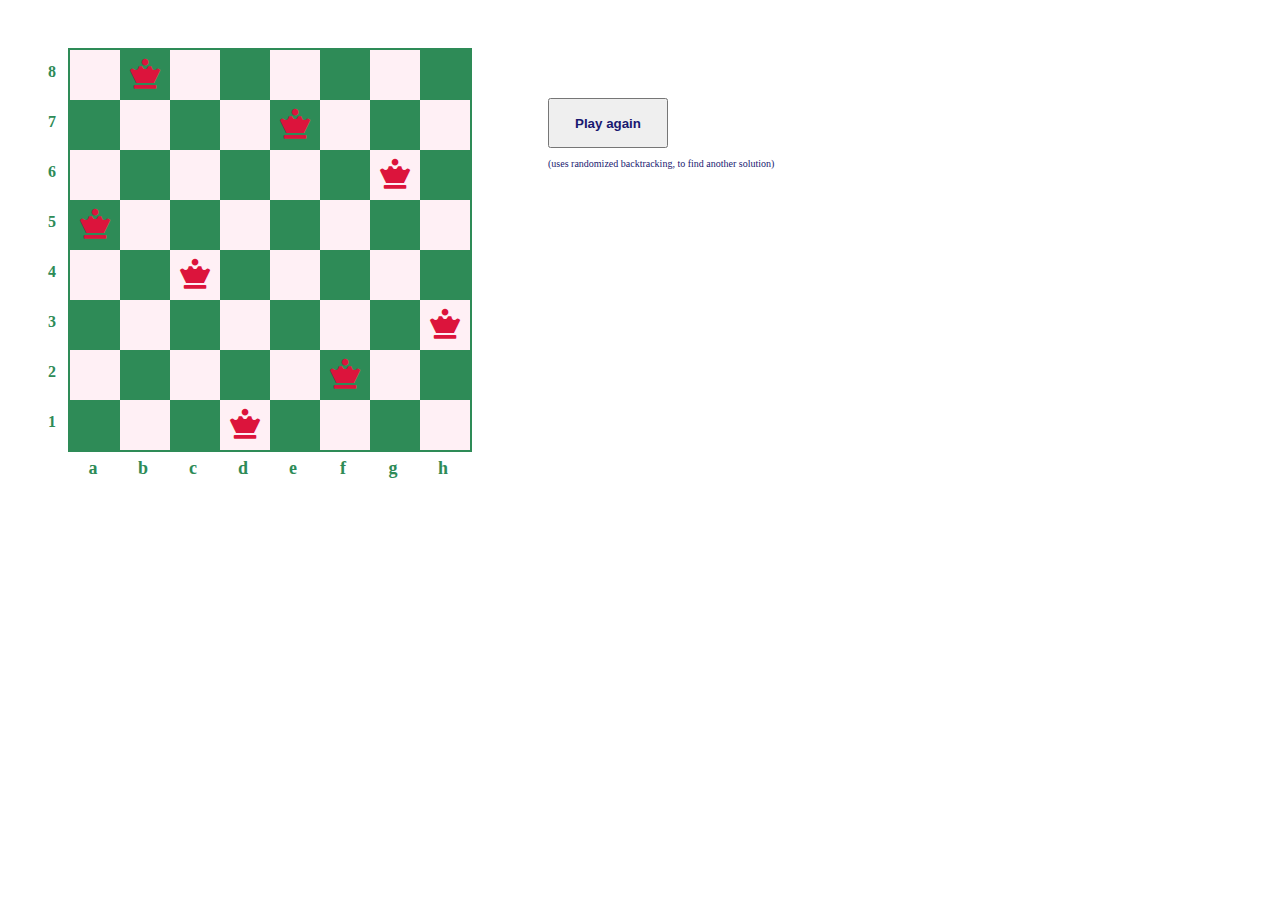
<file: mohammad_mahdi_piran_abarbekoh/index.html>
<!DOCTYPE html>
<html lang="en" >
<head>
  <meta charset="UTF-8">
  <title>mohammad mahdi piran Eight Queens</title>
  <link rel="stylesheet" href="./style.css">

</head>
<body>
<!-- partial:index.partial.html -->
<link rel="stylesheet" href="https://use.fontawesome.com/releases/v5.0.7/css/all.css">

<div class="chess-board">
  
<div class="digits">
  <div class="digit">8</div>
  <div class="digit">7</div>
  <div class="digit">6</div>
  <div class="digit">5</div>
  <div class="digit">4</div>
  <div class="digit">3</div>
  <div class="digit">2</div>
  <div class="digit">1</div>
</div>
  
<div class="main-board" id="main-board">
</div>
  
<div>
</div>
  
<div class="letters">
  <div class="letter">a</div>
  <div class="letter">b</div>
  <div class="letter">c</div>
  <div class="letter">d</div>
  <div class="letter">e</div>
  <div class="letter">f</div>
  <div class="letter">g</div>
  <div class="letter">h</div>
</div>
  
</div>


<div class="play-again">
  <button onclick="playAgain()">Play again</button>
  <br>
  (uses randomized backtracking, to find another solution)
</div>


<!-- partial -->
  <script  src="./script.js"></script>

</body>
</html>
</file>
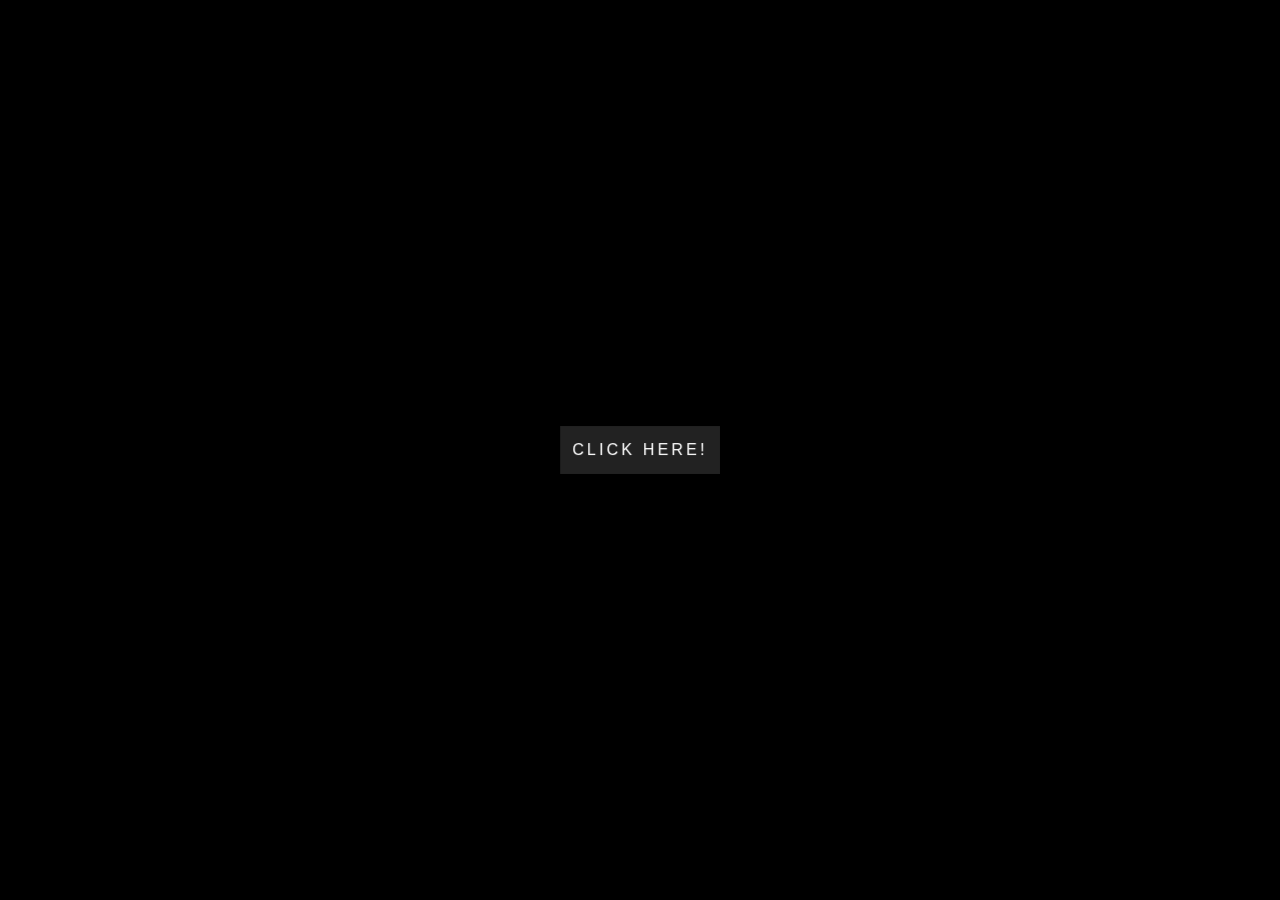
<file: taklif_neshan_dadan_payam/mohammad mahdi piran abarbekoh.html>
<!DOCTYPE html>
<html>
    <head>
        <title>Mohammad mahdi piran</title>
        <link rel="stylesheet" href="mycss.css" type="text/css"> 
    </head>
    <body style="background-color: black;">
     
           
            
               <!-- <button onclick="ShowDay()"> Click Here To Get Todo's! </button> -->
               

              
               <div class="flip">
                <a href="" onclick="ShowDay()" >
                    <div class="front">Click Here!</div>
                    <div class="back">Do This!</div>
              </a>
            
            
        </div>
    
        
        
    </body>
</html>
<script> 
        function ShowDay(){
            let Day = new Date().getDay();
            if(Day == 0)alert("yekshanbe : emrooz bayad varzesh koni!");
            else if(Day==1) alert("2 shanbe : takalif zaban anjam shavad.");
            else if(Day==2)alert("3 shanbe : Sar zadan be madar bozorg.");
            else if(Day==1) alert("4 shanbe : anjam kharid haye khane");
            else if(Day==1) alert("5 shanbe : mehmooni raftan.");
            else if(Day==1) alert("jome : esterahate motlagh.");
            else if(Day==1) alert("shanbe : anjam takalife baghi mande az hafte ghabl.");      
        }
</script>
</file>
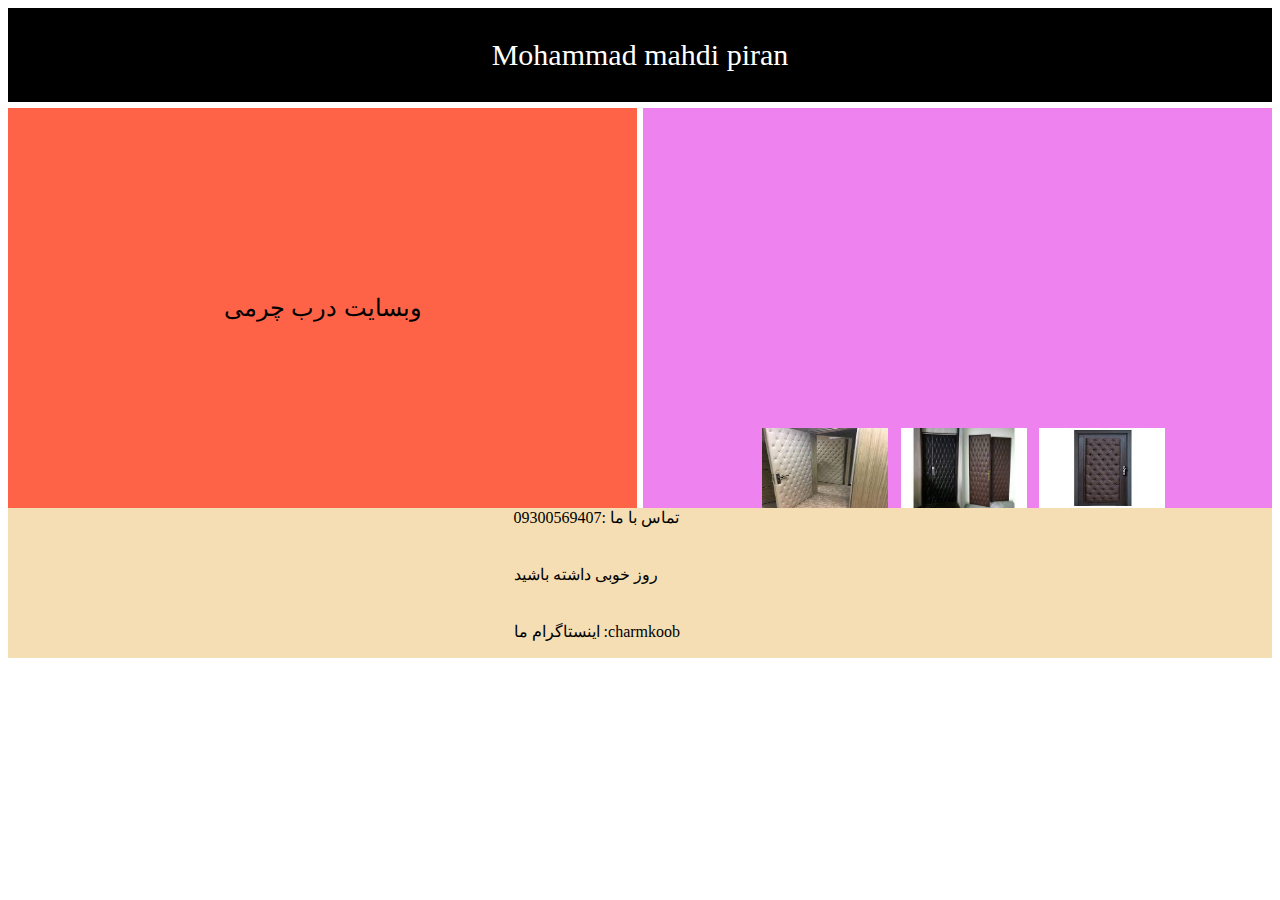
<file: transition and flex/MohammadMahdiPiranAbarbekoh1.html>
<!DOCTYPE html>
<html>
    <head>
        <link rel="stylesheet" href="css/Flex-Css.css" type="text/css">
        <meta name="viewport" content="width=device-width, initial-scale=1">
        <title>My Flex</title>

    </head>
    <body>
        <div class="header">
                <div>Mohammad mahdi piran</div>
        </div>
       
            <div class="leftScreen">
                <div>
                    وبسایت درب چرمی
                </div>
            </div>
                <div class="rightScreen">
                    <img class="photoes" style="float: left;" src="pictures/images (1).jpg" alt="First Pic">
                    <img class="photoes" style="float: right;" src="pictures/new.jpg" alt="Second Pic">
                    
                        <img class="photoes"  src="pictures/download.jpg" alt="Third Pic">
                </div>
    
        
       <div class="footer">
        
            <div >تماس با ما :09300569407</div>
            <div>روز خوبی داشته باشید</div>
            <div >اینستاگرام ما :charmkoob</div>
       </div>
    </body>
</html>
</file>
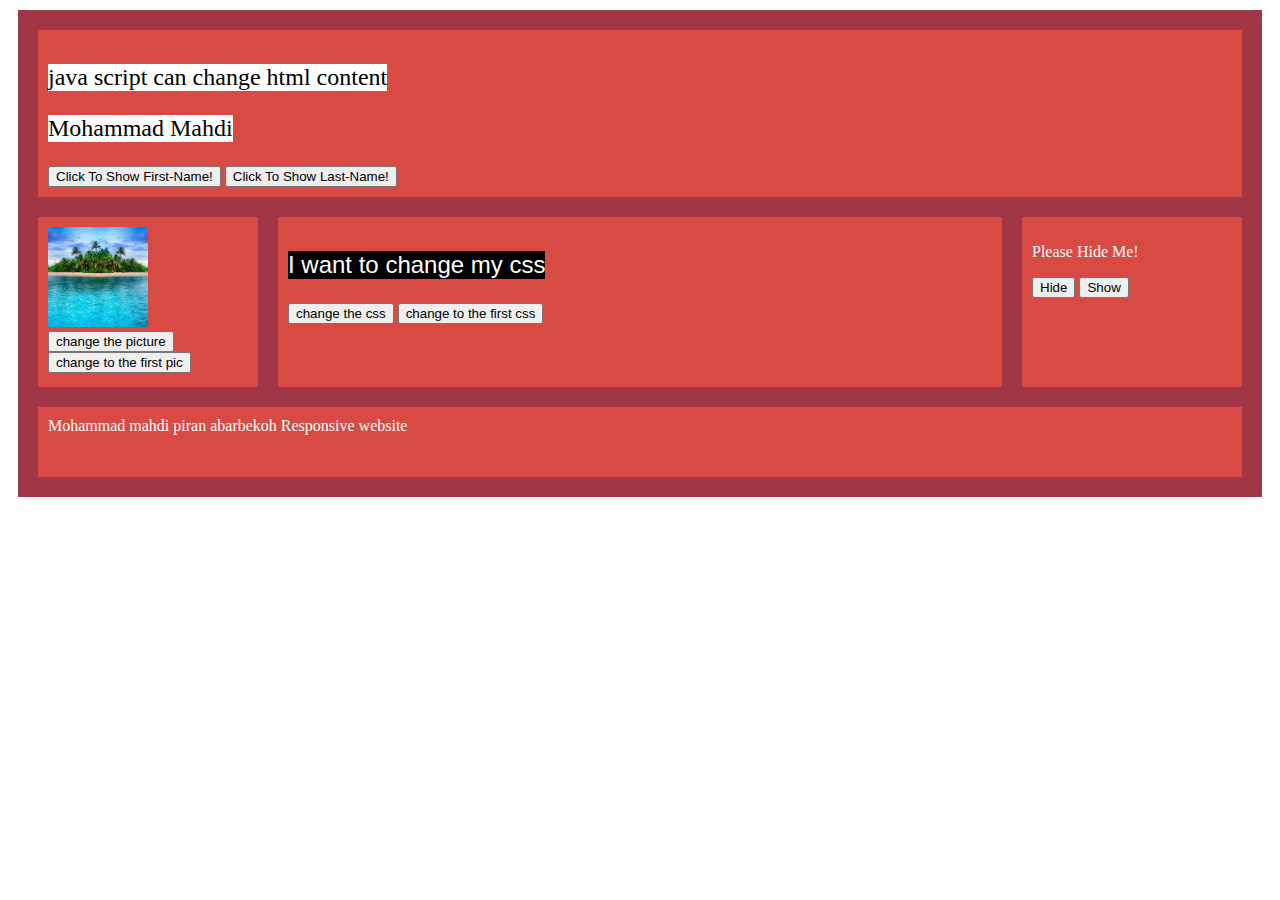
<file: تکلیف 7 جاوا اسکریپت/Untitled-1.html>
<!DOCTYPE html>
<html>
    <head>
            <meta name="viewport" content="width=device-width,initila-scale=1.0">
            <link rel="stylesheet" href="css/myCss.css" type="text/css" >
    </head>
    <body>
        <div class="container">
            <div class="item item1 header">
                <p style="color: black; font-size: x-large; background-color: white; width: fit-content;">
                    java script can change html content
                </p>
                <p style="color: black; font-size: x-large; background-color: white; width: fit-content;"
                 id="name1">Mohammad Mahdi</p>
                <button onclick="myFunction2()">Click To Show First-Name!</button>
                <button onclick="myFunction1()">Click To Show Last-Name!</button>
               
            </div>
            <div class="item item2 aside aside1">
                <img style="width: 50%;" id="name2" src="pictures/pic1.jpg"></img>
            <button onclick="changevalue1()">change the picture</button>
            <button onclick="changevalue2()">change to the first pic</button>
            </div>
            <div class="item item3 main">

                <p id="cssChange1" style="width: fit-content; background-color: black; color: white; font-size: x-large; font-family: Arial, Helvetica, sans-serif;" > 
                    I want to change my css
                </p>
                <button onclick="cssChange1()">change the css</button>
                <button onclick="cssChange2()">change to the first css</button>
            </div>
            <div class="item item4 aside aside2">
                <p id="hide">Please Hide Me!</p>
                <button onclick="hide()">Hide</button>
                <button onclick="Show()">Show</button>
            </div>
            <div class="item item5 footer">Mohammad mahdi piran abarbekoh Responsive website</div>
        </div>
    </body>
</html>
<script>
    function myFunction2() {
            document.getElementById("name1").innerHTML = "Mohammad Mahdi";
    }
    function myFunction1() {
            document.getElementById("name1").innerHTML = "Piran Abarbekoh";
    }
    function changevalue1() {
        document.getElementById("name2").src ="pictures/pic2.jpg";
    }
    function changevalue2() {
        document.getElementById("name2").src ="pictures/pic1.jpg";
    }
    function cssChange1() {
        document.getElementById("cssChange1").style.color = "black";
        document.getElementById("cssChange1").style.backgroundColor = "white";
    }
    function cssChange2() {
        document.getElementById("cssChange1").style.color = "white";
        document.getElementById("cssChange1").style.backgroundColor = "black";
    }
    function hide() {
        document.getElementById("hide").style.visibility = "hidden";
    }
    function Show() {
        document.getElementById("hide").style.visibility = "visible";
    }
    
    </script>
</file>
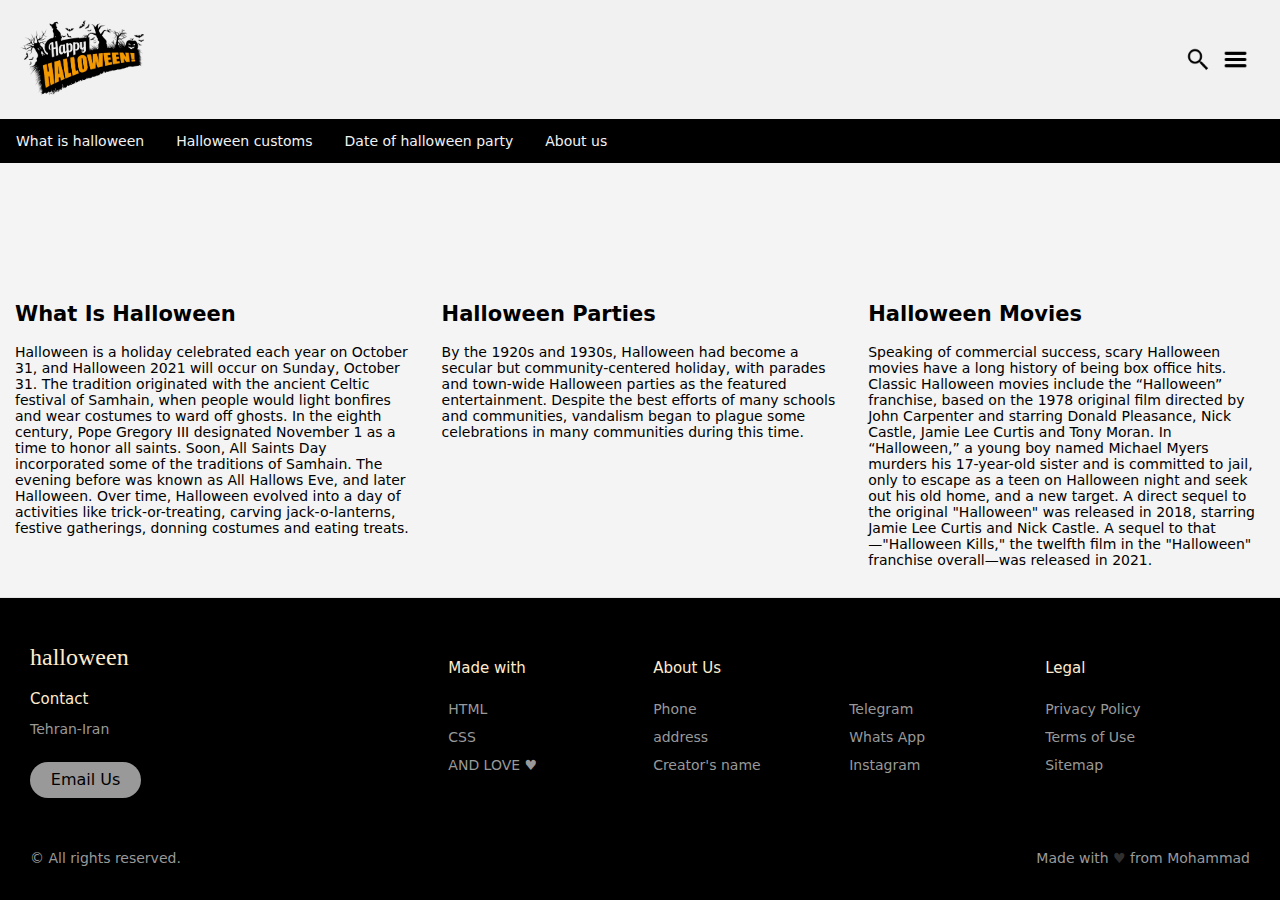
<file: تکلیف CSS Website Layout/TamrinCss.html>
<!DOCTYPE html>
<html>
    <head>
        <link rel="stylesheet" href="Mystyle.css">
        <title>
            beautiful Css
        </title>
        <meta name="viewport" content="width=device-width, initial-scale=1">
    </head>
    <body   >
        <!--
            هدر سایت
        -->
        
        <div class="header">
            <div>
                <img id="logo" src="logo.png" alt="halloween image">
                <img id="menu" src="menu.png" alt="menu image">
                <img id="search" src="search.png" alt="search image">
            </div>
            
        </div>
        <!-- 
            navigation menu
        -->
        <div class="topnav">
            <a class="topLinks" href="">What is halloween</a>
                <a class="topLinks" href="">Halloween customs</a>
                <a class="topLinks" href="">Date of halloween party</a>
                <a class="topLinks" href="">About us</a>
          </div>
          <!--
              content ,main content , content
          -->
          <div class="row">
            <div class="column">
              <h2>What Is Halloween</h2>
              <p>Halloween is a holiday celebrated each year on October 31, and Halloween 2021 will occur on Sunday, October 31. The tradition originated with the ancient Celtic festival of Samhain, when people would light bonfires and wear costumes to ward off ghosts. In the eighth century, Pope Gregory III designated November 1 as a time to honor all saints. Soon, All Saints Day incorporated some of the traditions of Samhain. The evening before was known as All Hallows Eve, and later Halloween. Over time, Halloween evolved into a day of activities like trick-or-treating, carving jack-o-lanterns, festive gatherings, donning costumes and eating treats.</p>
            </div>
            
            <div class="column">
              <h2>Halloween Parties</h2>
              <p>By the 1920s and 1930s, Halloween had become a secular but community-centered holiday, with parades and town-wide Halloween parties as the featured entertainment. Despite the best efforts of many schools and communities, vandalism began to plague some celebrations in many communities during this time.</p>
            </div>
            
            <div class="column">
              <h2>Halloween Movies</h2>
              <p>Speaking of commercial success, scary Halloween movies have a long history of being box office hits. Classic Halloween movies include the “Halloween” franchise, based on the 1978 original film directed by John Carpenter and starring Donald Pleasance, Nick Castle, Jamie Lee Curtis and Tony Moran. In “Halloween,” a young boy named Michael Myers murders his 17-year-old sister and is committed to jail, only to escape as a teen on Halloween night and seek out his old home, and a new target. A direct sequel to the original "Halloween" was released in 2018, starring Jamie Lee Curtis and Nick Castle. A sequel to that—"Halloween Kills," the twelfth film in the "Halloween" franchise overall—was released in 2021.</p>
            </div>
          </div>
          <footer class="footer">
            <div class="footer__addr">
              <h1 class="footer__logo">Halloween</h1>
                  
              <h2>Contact</h2>
              
              <address>
                Tehran-Iran<br><br>
                    
                <a class="footer__btn" href="mailto:example@gmail.com">Email Us</a>
              </address>
            </div>
            
            <ul class="footer__nav">
              <li class="nav__item">
                <h2 class="nav__title">Made with</h2>
          
                <ul class="nav__ul">
                  <li>
                    <a href="#">HTML</a>
                  </li>
          
                  <li>
                    <a href="#">CSS</a>
                  </li>
                      
                  <li>
                    <a href="#"> AND LOVE ♥</a>
                  </li>
                </ul>
              </li>
              
              <li class="nav__item nav__item--extra">
                <h2 class="nav__title">About Us</h2>
                
                <ul class="nav__ul nav__ul--extra">
                  <li>
                    <a href="#"> Phone </a>
                  </li>
                  
                  <li>
                    <a href="#">address</a>
                  </li>
                  
                  <li>
                    <a href="#"> Creator's name </a>
                  </li>
                  
                  <li>
                    <a href="#">Telegram</a>
                  </li>
                  
                  <li>
                    <a href="#"> Whats App</a>
                  </li>
                  
                  <li>
                    <a href="#">Instagram</a>
                  </li>
                </ul>
              </li>
              
              <li class="nav__item">
                <h2 class="nav__title">Legal</h2>
                
                <ul class="nav__ul">
                  <li>
                    <a href="#">Privacy Policy</a>
                  </li>
                  
                  <li>
                    <a href="#">Terms of Use</a>
                  </li>
                  
                  <li>
                    <a href="#">Sitemap</a>
                  </li>
                </ul>
              </li>
            </ul>
            
            <div class="legal">
              <p>&copy; All rights reserved.</p>
              
              <div class="legal__links">
                <span>Made with <span class="heart">♥</span> from Mohammad</span>
              </div>
            </div>
          </footer>
    </body>
</html>
</file>
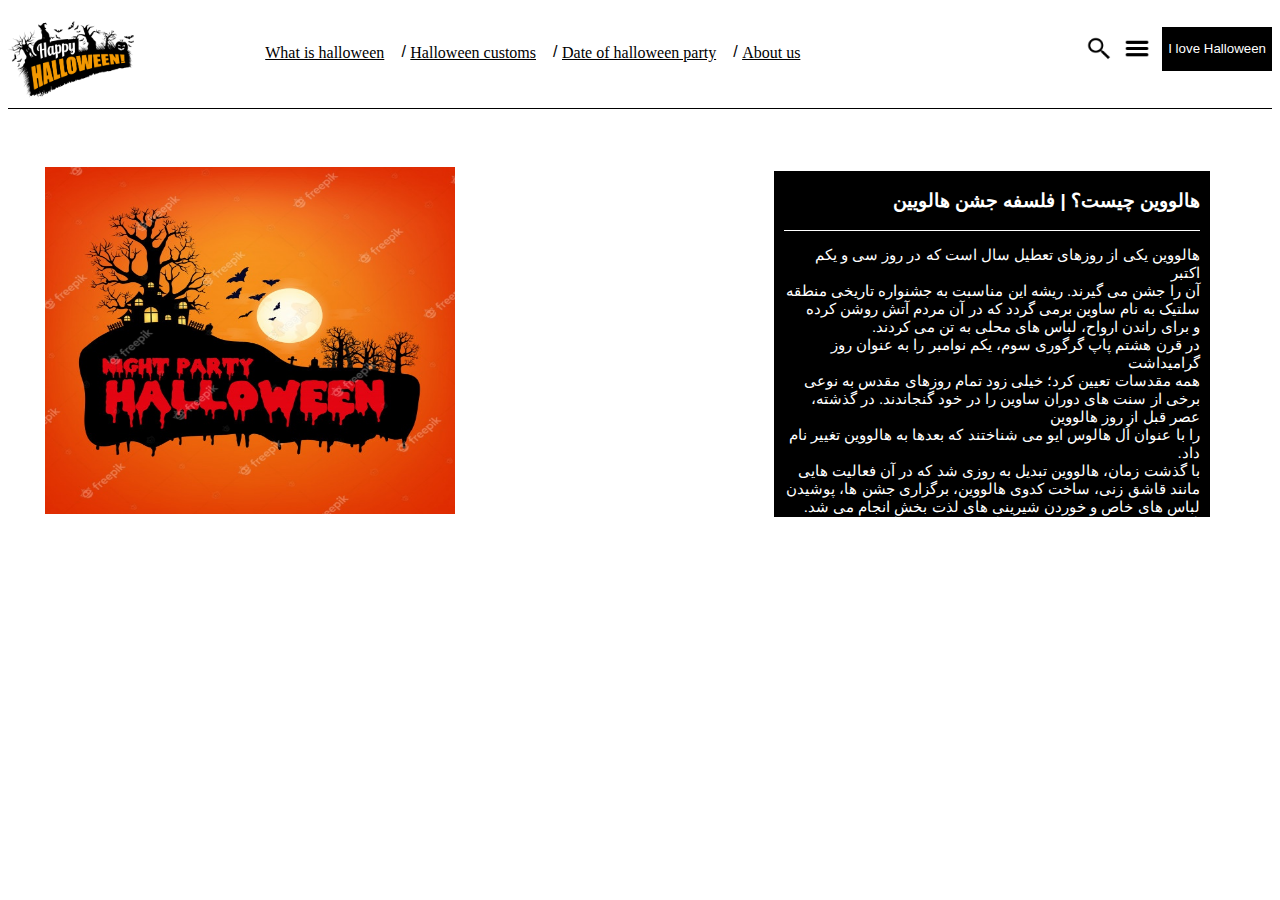
<file: mohammad_Mahdi_PiranAbarbekoh/TamrinCss/TamrinCss.html>
<!DOCTYPE html>
<html>
    <head>
        <link rel="stylesheet" href="Mystyle.css">
        <title>
            beautiful Css
        </title>
        <meta name="viewport" content="width=device-width,initial-scale=1.0">
    </head>
    <body>
        <!--
            هدر سایت
        -->
        
        <header>
            <div>
                <img id="logo" src="logo.png" alt="halloween image">
                <a id="topLinks" href="">What is halloween</a>   /
                <a id="topLinks" href="">Halloween customs</a>   /
                <a id="topLinks" href="">Date of halloween party</a>   /
                <a id="topLinks" href="">About us</a>
                <button id="headerbutton" >
                    <p id="headerbittontext">I love Halloween</p>
                </button>
                <img id="menu" src="menu.png" alt="menu image">
                <img id="search" src="search.png" alt="search image">
            </div>
            <div id="line"></div>
        </header>
        <div id="maindiv">
            <div id="sitebodyimage">
                <img id="daypic" src="day.jpg" alt="day image">
            </div>

            <div id="sitebodytext">
                <h3 id="sitebodytextp">
                    هالووین چیست؟ | فلسفه جشن هالویین
                </h3>
                <div id="line2"></div>
                <p id="matnhallowen">
                    هالووین یكی از روزهای تعطیل سال است كه در روز سی و یكم اكتبر  <br>آن را جشن می گیرند.
                     ریشه این مناسبت به جشنواره تاریخی منطقه<br> سلتیک به نام ساوین برمی گردد
                     كه در آن مردم آتش روشن کرده <br>و برای راندن ارواح، لباس های محلی به تن می كردند.<br>
                     در قرن هشتم پاپ گرگوری سوم، یكم نوامبر را به عنوان روز گرامیداشت <br>همه مقدسات تعیین کرد؛
                     خیلی زود تمام روزهای مقدس به نوعی برخی از سنت های دوران ساوین را در خود گنجاندند. در گذشته،
                     عصر قبل از روز هالووین<br> را با عنوان اُل هالوس ایو می شناختند كه بعدها به هالووین تغییر نام داد.<br> با گذشت زمان،
                     هالووین تبدیل به روزی شد كه در آن فعالیت هایی مانند قاشق زنی،
                     ساخت كدوی هالووین،‌ برگزاری جشن ها، پوشیدن لباس های خاص 
                    و خوردن شیرینی های لذت بخش انجام می شد.
                     اگر قصد دارید این جشن هیجان انگیز را در کشور
                     بگذرانید می توانید با رزرو هتل های تهران <br> بگذرانید خود را
                     به پایتخت رسانده و از این جشن نهایت استفاده را ببرید.
                </p>
            </div>
        </div>
           <footer id="footer">
               <p>
                   
               </p>
           </footer>
    </body>
</html>
</file>
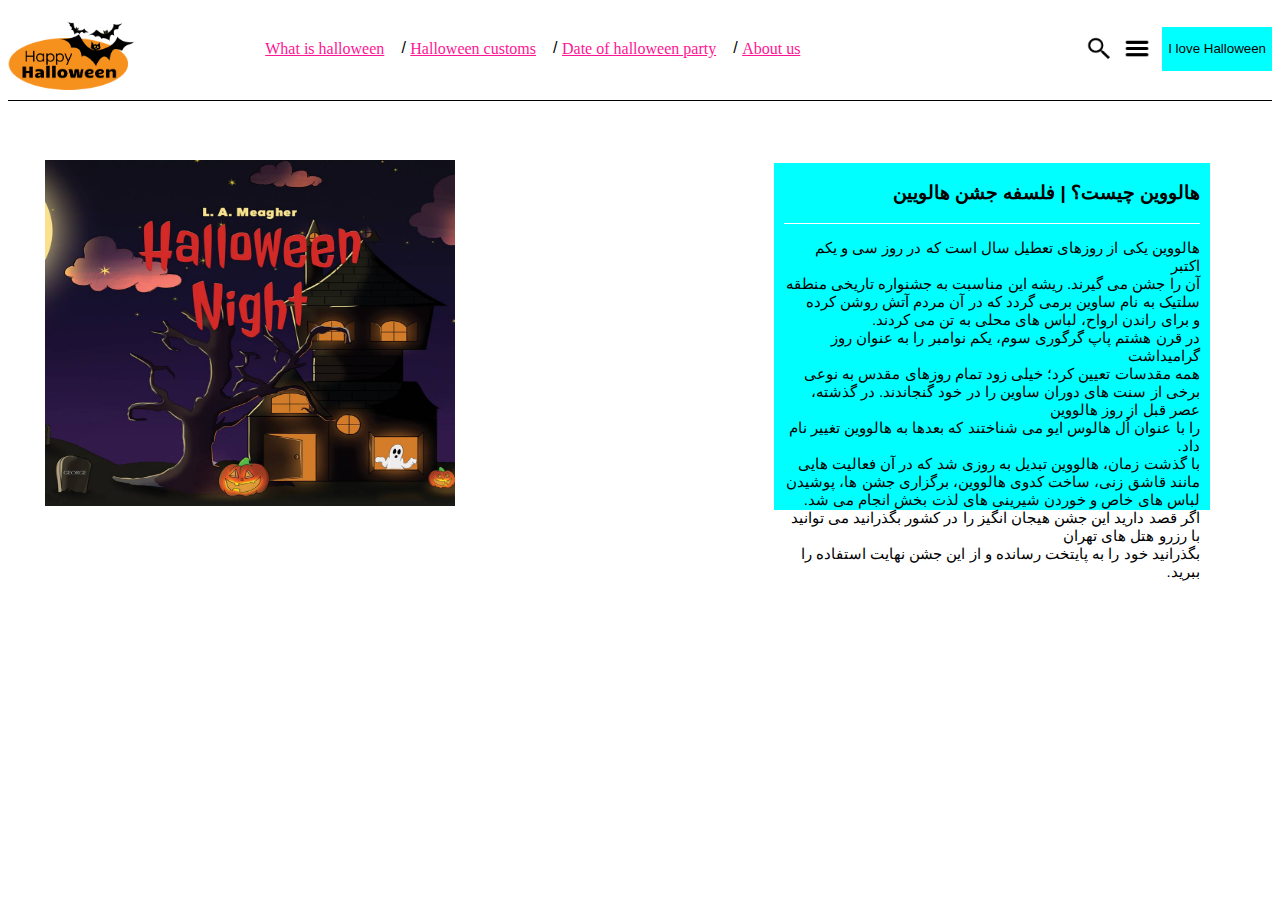
<file: mohammad_Mahdi_PiranAbarbekoh/TamrinCss/TamrinCss2.html>
<!DOCTYPE html>
<html>
    <head>
        <link rel="stylesheet" href="Mystyle2.css">
        <title>
            beautiful Css
        </title>
        <meta name="viewport" content="width=device-width,initial-scale=1.0">
    </head>
    <body>
        <!--
            هدر سایت
        -->
        
        <header>
            <div>
                <img id="logo" src="logo2.png" alt="halloween image">
                <a id="topLinks" href="">What is halloween</a>   /
                <a id="topLinks" href="">Halloween customs</a>   /
                <a id="topLinks" href="">Date of halloween party</a>   /
                <a id="topLinks" href="">About us</a>
                <button id="headerbutton" >
                    <p id="headerbittontext">I love Halloween</p>
                </button>
                <img id="menu" src="menu.png" alt="menu image">
                <img id="search" src="search.png" alt="search image">
            </div>
            <div id="line"></div>
        </header>
        <div id="maindiv">
            <div id="sitebodyimage">
                <img id="nightpic" src="night.jpg" alt="night image">
            </div>

            <div id="sitebodytext">
                <h3 id="sitebodytextp">
                    هالووین چیست؟ | فلسفه جشن هالویین
                </h3>
                <div id="line2"></div>
                <p id="matnhallowen">
                    هالووین یكی از روزهای تعطیل سال است كه در روز سی و یكم اكتبر  <br>آن را جشن می گیرند.
                     ریشه این مناسبت به جشنواره تاریخی منطقه<br> سلتیک به نام ساوین برمی گردد
                     كه در آن مردم آتش روشن کرده <br>و برای راندن ارواح، لباس های محلی به تن می كردند.<br>
                     در قرن هشتم پاپ گرگوری سوم، یكم نوامبر را به عنوان روز گرامیداشت <br>همه مقدسات تعیین کرد؛
                     خیلی زود تمام روزهای مقدس به نوعی برخی از سنت های دوران ساوین را در خود گنجاندند. در گذشته،
                     عصر قبل از روز هالووین<br> را با عنوان اُل هالوس ایو می شناختند كه بعدها به هالووین تغییر نام داد.<br> با گذشت زمان،
                     هالووین تبدیل به روزی شد كه در آن فعالیت هایی مانند قاشق زنی،
                     ساخت كدوی هالووین،‌ برگزاری جشن ها، پوشیدن لباس های خاص 
                    و خوردن شیرینی های لذت بخش انجام می شد.
                     اگر قصد دارید این جشن هیجان انگیز را در کشور
                     بگذرانید می توانید با رزرو هتل های تهران <br> بگذرانید خود را
                     به پایتخت رسانده و از این جشن نهایت استفاده را ببرید.
                </p>
            </div>
        </div>
           <footer id="footer">
               <p>
                   
               </p>
           </footer>
    </body>
</html>
</file>
<file: mohammad_mahdi_piran_abarbekoh/style.css>
.chess-board {
  display: grid;
  grid-template-columns: 20px auto;
  grid-template-rows: auto auto;
  margin-top: 40px;
  margin-left: 40px;
  width: 450px;
  float: left;
  margin-bottom: 50px;
}

.digits {
  display: grid;
  grid-template-columns: 30px;
  grid-template-rows: 50px 50px 50px 50px 50px 50px 50px 50px;
}

.digit {
  color: seagreen;
  font-weight: bold;
  padding-top: 15px;
  font-size: 16px;
}

.letters {
  display: grid;
  grid-template-columns: 50px 50px 50px 50px 50px 50px 50px 50px;
  grid-template-rows: 30px;
}

.letter {
  color: seagreen;
  font-weight: bold;
  text-align: center;
  padding-top: 6px;
  font-size: 18px;
  font-family: Consolas;
}

.main-board {
  display: grid;
  grid-template-columns: 50px 50px 50px 50px 50px 50px 50px 50px;
  grid-template-rows: 50px 50px 50px 50px 50px 50px 50px 50px;
  width: 400px;
  border: solid 2px seagreen;
}

.square {
  font-size: 30px;
  text-align: center;
  padding-top: 8px;
  color: crimson;
}

.white-square {
  background: lavenderblush;
}

.dark-square {
  background: seagreen;
}

.play-again {
  float: left;
  font-family: Verdana;
  font-size: 10px;
  margin-top: 90px;
  margin-left: 50px;
  color: midnightblue;
}

.play-again > button {
  width: 120px;
  height: 50px;
  margin-bottom: 10px;
  cursor: pointer;
  font-weight: bold;
  color: midnightblue;
}



.story {
  clear: left;
  margin-left: 50px;
  font-family: Verdana;
  font-size: 12px;
  color: #555555;
  line-height: 150%;
  letter-spacing: .25px;
  max-width: 600px;
  padding: 20px;
  box-shadow: 0px 0px 40px grey;
}

.story > h3 {
  color: midnightblue;
  margin-top: 10px;
  margin-bottom: 5px;
}

code {
  font-family: Consolas,"courier new";
  color: crimson;
  background-color: #f1f1f1;
  font-size: small;
}
</file>
<file: taklif_neshan_dadan_payam/mycss.css>
body {
    font-family: Montserrat, sans-serif;
    font-weight: 400;
    background: #222;
  }
  * {
    -webkit-box-sizing: border-box;
    -moz-box-sizing: border-box;
    box-sizing: border-box;
  }
  .flip {
    position: absolute;
    width: 160px;
    height: 48px;
    -webkit-perspective: 500px;
    -moz-perspective: 500px;
    -ms-perspective: 500px;
    perspective: 500px;
    top: 50%;
    left: 50%;
    margin: -24px 0 0 -80px;
  }
  .flip a {
    font-weight: 400;
    text-transform: uppercase;
    margin: 0;
    padding: 0;
    width: 100%;
    height: 100%;
    position: absolute;
    -webkit-transform-style: preserve-3d;
    -moz-transform-style: preserve-3d;
    -o-transform-style: preserve-3d;
    -ms-transform-style: preserve-3d;
    transform-style: preserve-3d;
    -webkit-transform: translateZ(-25px);
    -moz-transform: translateZ(-25px);
    -o-transform: translateZ(-25px);
    -ms-transform: translateZ(-25px);
    transform: translateZ(-25px);
    -webkit-transition: -webkit-transform 0.3s;
    -moz-transition: -moz-transform 0.3s;
    -o-transition: -o-transform 0.3s;
    -ms-transition: -ms-transform 0.3s;
    transition: transform 0.3s;
    cursor: pointer;
  }
  .flip a .front,
  .flip a .back {
    
   
    width: 160px;
    height: 48px;
    line-height: 48px;
    position: absolute;
    text-align: center;
    letter-spacing: 0.2em;
  }
  .flip a .front {
    background-color: #222;
    color: #fff;
    -webkit-transform: rotateY(0) translateZ(24px);
    -moz-transform: rotateY(0) translateZ(24px);
    -o-transform: rotateY(0) translateZ(24px);
    -ms-transform: rotateY(0) translateZ(24px);
    transform: rotateY(0) translateZ(24px);
  }
  .flip a .back {
    background-color: rgba(255,255,255,0);
    color: rgba(34,34,34,0);
    -webkit-transform: rotateX(90deg) translateZ(24px);
    -moz-transform: rotateX(90deg) translateZ(24px);
    -o-transform: rotateX(90deg) translateZ(24px);
    -ms-transform: rotateX(90deg) translateZ(24px);
    transform: rotateX(90deg) translateZ(24px);
    overflow: hidden;
  }
  .flip a .back:after {
    content: '';
    position: absolute;
    top: -32%;
    left: -10%;
    width: 120%;
    height: 50%;
    background: #222;
    -webkit-transform: rotate(8deg);
    -moz-transform: rotate(8deg);
    -o-transform: rotate(8deg);
    -ms-transform: rotate(8deg);
    transform: rotate(8deg);
    -webkit-transition: all 0.5s ease;
    -moz-transition: all 0.5s ease;
    -o-transition: all 0.5s ease;
    -ms-transition: all 0.5s ease;
    transition: all 0.5s ease;
    -webkit-transition-delay: 0.15s;
    -moz-transition-delay: 0.15s;
    -o-transition-delay: 0.15s;
    -ms-transition-delay: 0.15s;
    transition-delay: 0.15s;
  }
  .flip a:hover {
    -webkit-transform: translateZ(-24px) rotateX(-90deg);
    -moz-transform: translateZ(-24px) rotateX(-90deg);
    -o-transform: translateZ(-24px) rotateX(-90deg);
    -ms-transform: translateZ(-24px) rotateX(-90deg);
    transform: translateZ(-24px) rotateX(-90deg);
  }
  .flip a:hover .front {
    background: #000;
    -webkit-transition: all 0.8s ease;
    -moz-transition: all 0.8s ease;
    -o-transition: all 0.8s ease;
    -ms-transition: all 0.8s ease;
    transition: all 0.8s ease;
  }
  .flip a:hover .back {
    color: #222;
    -webkit-transition: color 0.4s linear;
    -moz-transition: color 0.4s linear;
    -o-transition: color 0.4s linear;
    -ms-transition: color 0.4s linear;
    transition: color 0.4s linear;
    background: #fff;
  }
  .flip a:hover .back:after {
    -webkit-transform: rotate(6deg) translate(100px, -18px);
    -moz-transform: rotate(6deg) translate(100px, -18px);
    -o-transform: rotate(6deg) translate(100px, -18px);
    -ms-transform: rotate(6deg) translate(100px, -18px);
    transform: rotate(6deg) translate(100px, -18px);
  }
</file>
<file: transition and flex/css/Flex-Css.css>
#html{
    height: 100%;
}
.header{
    transition: background-color 2s;
    position: relative;
    justify-content: center;
    align-items: center;
    color: white;
    background-color: black;
    display: flex;
}
.header:hover{
    background-color: white;
    color: black;
}
.header > div{
    
    margin: 10px;
    padding: 20px;
    font-size: 30px;
}
.leftScreen{
    position: relative;
    font-family: Arial, Helvetica, sans-serif;
    font-size: x-large;
    justify-content: center;
    align-items: center;
    margin-top: 0.5%;
    float: left;
    width: 49.8%;
    display: inline-flex;
    background-color: tomato;
    height: 400px;
    transition: background-color 2s;
    
}
.leftScreen:hover{
    background-color: turquoise;
}
.leftScreen > div{
   
    transition: font-size 2s;
}
.leftScreen > div:hover{
    font-size: 70px;
}

.rightScreen{
    position: relative;
    justify-content: center;
    align-items: flex-end;
    transition: background-color 3s;
    margin-top: 0.5%;
    float: right;
    width: 49.8%;
    display: inline-flex;
    background-color: violet;
    height: 400px;
}
.rightScreen > img {
    display: flex;

}
.rightScreen:hover{
    background-color: yellowgreen;
}
.main{
    clear: both;
}
.photoes{
    margin-left: 2%;
    height: 20%;
    width: 20%;
	transition: width 2s , height 2s;
}
.photoes:hover{
   width: 40%;
   height: 50%;
   text-align: center;
}
.footer{
    justify-content: center;
    align-items: center;
    position: relative;
    clear:both;
    height:150px;
    margin-top: -150px;
   background-color: wheat;
   transition: background-color 2s , color 2s;
}
.footer > div{
    margin-top: 3%;
    justify-content: center;
    align-items: center;
   margin-left: 40%;
}
.footer:hover{
background-color: black;
color: white;
}
</file>
<file: تکلیف 7 جاوا اسکریپت/css/myCss.css>
.container {
    margin: 10px;
    padding: 10px;
    min-height: 150px;
    background-color: #a13647;
   
    display: flex;
    flex-flow: row wrap;
  }
  .container .item {
    background-color: #d84a43;
    color: #fff;
    margin: 10px;
    padding: 10px;
    min-height: 50px;
  }
  .item {
    flex: 1; 
  }
  .item.header {
    flex: 100%; 
  }
  .item.aside {
    flex: 0 200px; 
    height: 150px;
  }
  .item.main {
    flex: 1 auto;
  }
  .item.footer {
    flex: 100%;
  }
  @media screen and (max-width: 950px) {
    .item.header {
      order: 1;
    }
    .item.aside {
      flex: 1 auto;
    }
    .item.aside.aside1 {
      order: 3;
    }
    .item.aside.aside2 {
      order: 4;
    }
    .item.main {
      order: 2;
      flex: 1 100%;
    }
    .item.footer {
      order: 5;
    }
  }
  @media screen and (max-width: 600px) {
    .item.aside {
      flex: 100%; 
    }
  }
</file>
<file: تکلیف CSS Website Layout/Mystyle.css>
body {
    margin: 0;
  }

#search{
    margin-top: 2.2%;
    float: right;
    margin-right: 1%;
    width: 2%;
    height: 2%;
}
#menu{
    margin-right: 1%;
    width: 2%;
    height: 2%;
    float: right;
    margin-top: 2.2%;
    
}
#logo{
    height: 10%;
    width: 10%;
}


* {
    box-sizing: border-box;
  }
  
  body {
    margin: 0;
  }
  
 
  .header {
    background-color: #f1f1f1;
    padding: 20px;
  }
  

  .topnav {
    overflow: hidden;
    background-color: black;
  }
  
  .topnav a {
    float: left;
    display: block;
    color: #f2f2f2;
    text-align: center;
    padding: 14px 16px;
    text-decoration: none;
  }
  

  .topnav a:hover {
    background-color: yellow;
    color: black;
  }
  
  .column {
    float: left;
    width: 33.33%;
    padding: 15px;
  }
  
  .row:after {
    content: "";
    display: table;
    clear: both;
  }
  
  @media screen and (max-width:600px) {
    .column {
      width: 100%;
    }
  }


  /*footer ui
  */
  *, *:before, *:after {
    box-sizing: border-box;
  }
  
  html {
    font-size: 100%;
  }
  
  body {
    font-family: acumin-pro, system-ui, sans-serif;
    margin: 0;
    display: grid;
    grid-template-rows: auto 1fr auto;
    font-size: 14px;
    background-color: #f4f4f4;
    align-items: start;
    min-height: 100vh;
  }
  
  .footer {
    display: flex;
    flex-flow: row wrap;
    padding: 30px 30px 20px 30px;
    color: blanchedalmond;
    background-color: black;
    border-top: 1px solid #e5e5e5;
  }
  
  .footer > * {
    flex:  1 100%;
  }
  
  .footer__addr {
    margin-right: 1.25em;
    margin-bottom: 2em;
  }
  
  .footer__logo {
    font-family: 'Pacifico', cursive;
    font-weight: 400;
    text-transform: lowercase;
    font-size: 1.5rem;
  }
  
  .footer__addr h2 {
    margin-top: 1.3em;
    font-size: 15px;
    font-weight: 400;
  }
  
  .nav__title {
    font-weight: 400;
    font-size: 15px;
  }
  
  .footer address {
    font-style: normal;
    color: #999;
  }
  
  .footer__btn {
    display: flex;
    align-items: center;
    justify-content: center;
    height: 36px;
    max-width: max-content;
    background-color: #999;
    border-radius: 100px;
    color: black;
    line-height: 0;
    margin: 0.6em 0;
    font-size: 1rem;
    padding: 0 1.3em;
  }
  
  .footer ul {
    list-style: none;
    padding-left: 0;
  }
  
  .footer li {
    line-height: 2em;
  }
  
  .footer a {
    text-decoration: none;
  }
  
  .footer__nav {
    display: flex;
      flex-flow: row wrap;
  }
  
  .footer__nav > * {
    flex: 1 50%;
    margin-right: 1.25em;
  }
  
  .nav__ul a {
    color: #999;
  }
  
  .nav__ul--extra {
    column-count: 2;
    column-gap: 1.25em;
  }
  
  .legal {
    display: flex;
    flex-wrap: wrap;
    color: #999;
  }
    
  .legal__links {
    display: flex;
    align-items: center;
  }
  
  .heart {
    color: #2f2f2f;
  }
  
  @media screen and (min-width: 24.375em) {
    .legal .legal__links {
      margin-left: auto;
    }
  }
  
  @media screen and (min-width: 40.375em) {
    .footer__nav > * {
      flex: 1;
    }
    
    .nav__item--extra {
      flex-grow: 2;
    }
    
    .footer__addr {
      flex: 1 0px;
    }
    
    .footer__nav {
      flex: 2 0px;
    }
  }
</file>
<file: mohammad_Mahdi_PiranAbarbekoh/TamrinCss/Mystyle.css>
html{
    direction: ltr;
    font-family: 'Lucida Sans', 'Lucida Sans Regular', 'Lucida Grande', 'Lucida Sans Unicode', Geneva, Verdana, sans-serif;
}
header{
    height: 10%;
}
#logo {
    display: inline-block;
    width: auto;
    height: auto;
    vertical-align: middle;
    line-height: auto;
    text-align: center;
    margin-top: 1%;
    width: 10%;
    height: 10%;
    margin-right: 10%;
}
#search{
    margin-top: 2.2%;
    float: right;
    margin-right: 1%;
    width: 2%;
    height: 2%;
}
#menu{
    margin-right: 1%;
    width: 2%;
    height: 2%;
    float: right;
    margin-top: 2.2%;
    
}
#topLinks{
    display: inline-block;
    width: auto;
    height: auto;
    vertical-align: middle;
    line-height: normal;
    text-align: center;
    font-family: Cambria, Cochin, Georgia, Times, 'Times New Roman', serif;
    color: black;
    padding-right: 1%;
}
#headerbuttontext{
    width: 20%;
    height: 20%;
}
#headerbutton{
    margin-top: 1.5%;
    float: right;
   vertical-align: middle;
    background-color: black;
    color: white;
    border: none;
    size: inherit;
    
}
#line{
    margin-top: 10px;
    height: 1px;
    background-color: black;
}

#daypic{
    margin-top: 10%;
    width: 70%;
    height: 70%;
}
#sitebodyimage{
  
    margin-left: 6%;
}
#sitebodytext{
    direction: rtl;
    text-align: right;
    width: 70%;
    height: 70%;
    margin-top: 10%;
    margin-left: 20%;
    background-color: black;
    color: white;
}
#maindiv{
    display: grid;
    grid-template-columns: 1fr 1fr;
    grid-gap: 20px;
}
#line2{
    margin-left: 10px;
    margin-right:10px;
    height: 1px;
    background-color: white;
}
#sitebodytextp{
    margin-right: 2.2%;
}
#matnhallowen{
    margin-left: 10px;
    margin-right: 10px;
    font-family: 'Gill Sans', 'Gill Sans MT', Calibri, 'Trebuchet MS', sans-serif;
    font-size: 15px;
}
#footer{
    margin-left: 7%;
    margin-right: 7%;
}
</file>
<file: mohammad_Mahdi_PiranAbarbekoh/TamrinCss/Mystyle2.css>
html{
    direction: ltr;
    font-family: 'Lucida Sans', 'Lucida Sans Regular', 'Lucida Grande', 'Lucida Sans Unicode', Geneva, Verdana, sans-serif;
}
header{
    height: 10%;
}
#logo {
    display: inline-block;
    width: auto;
    height: auto;
    vertical-align: middle;
    line-height: auto;
    text-align: center;
    margin-top: 1%;
    width: 10%;
    height: 10%;
    margin-right: 10%;
}
#search{
    margin-top: 2.2%;
    float: right;
    margin-right: 1%;
    width: 2%;
    height: 2%;
}
#menu{
    margin-right: 1%;
    width: 2%;
    height: 2%;
    float: right;
    margin-top: 2.2%;
    
}
#topLinks{
    display: inline-block;
    width: auto;
    height: auto;
    vertical-align: middle;
    line-height: normal;
    text-align: center;
    font-family: Cambria, Cochin, Georgia, Times, 'Times New Roman', serif;
    color: deeppink;
    padding-right: 1%;
}
#headerbuttontext{
    width: 20%;
    height: 20%;
}
#headerbutton{
    margin-top: 1.5%;
    float: right;
   vertical-align: middle;
    background-color: cyan;
    color: black;
    border: none;
    size: inherit;
    
}
#line{
    margin-top: 10px;
    height: 1px;
    background-color: black;
}

#nightpic{
    margin-top: 10%;
    width: 70%;
    height: 70%;
}
#sitebodyimage{
  
    margin-left: 6%;
}
#sitebodytext{
    direction: rtl;
    text-align: right;
    width: 70%;
    height: 70%;
    margin-top: 10%;
    margin-left: 20%;
    background-color: cyan;
    color: black;
}
#maindiv{
    display: grid;
    grid-template-columns: 1fr 1fr;
    grid-gap: 20px;
}
#line2{
    margin-left: 10px;
    margin-right:10px;
    height: 1px;
    background-color: white;
}
#sitebodytextp{
    margin-right: 2.2%;
}
#matnhallowen{
    margin-left: 10px;
    margin-right: 10px;
    font-family: 'Gill Sans', 'Gill Sans MT', Calibri, 'Trebuchet MS', sans-serif;
    font-size: 15px;
}
#footer{
    margin-left: 7%;
    margin-right: 7%;
}
</file>
